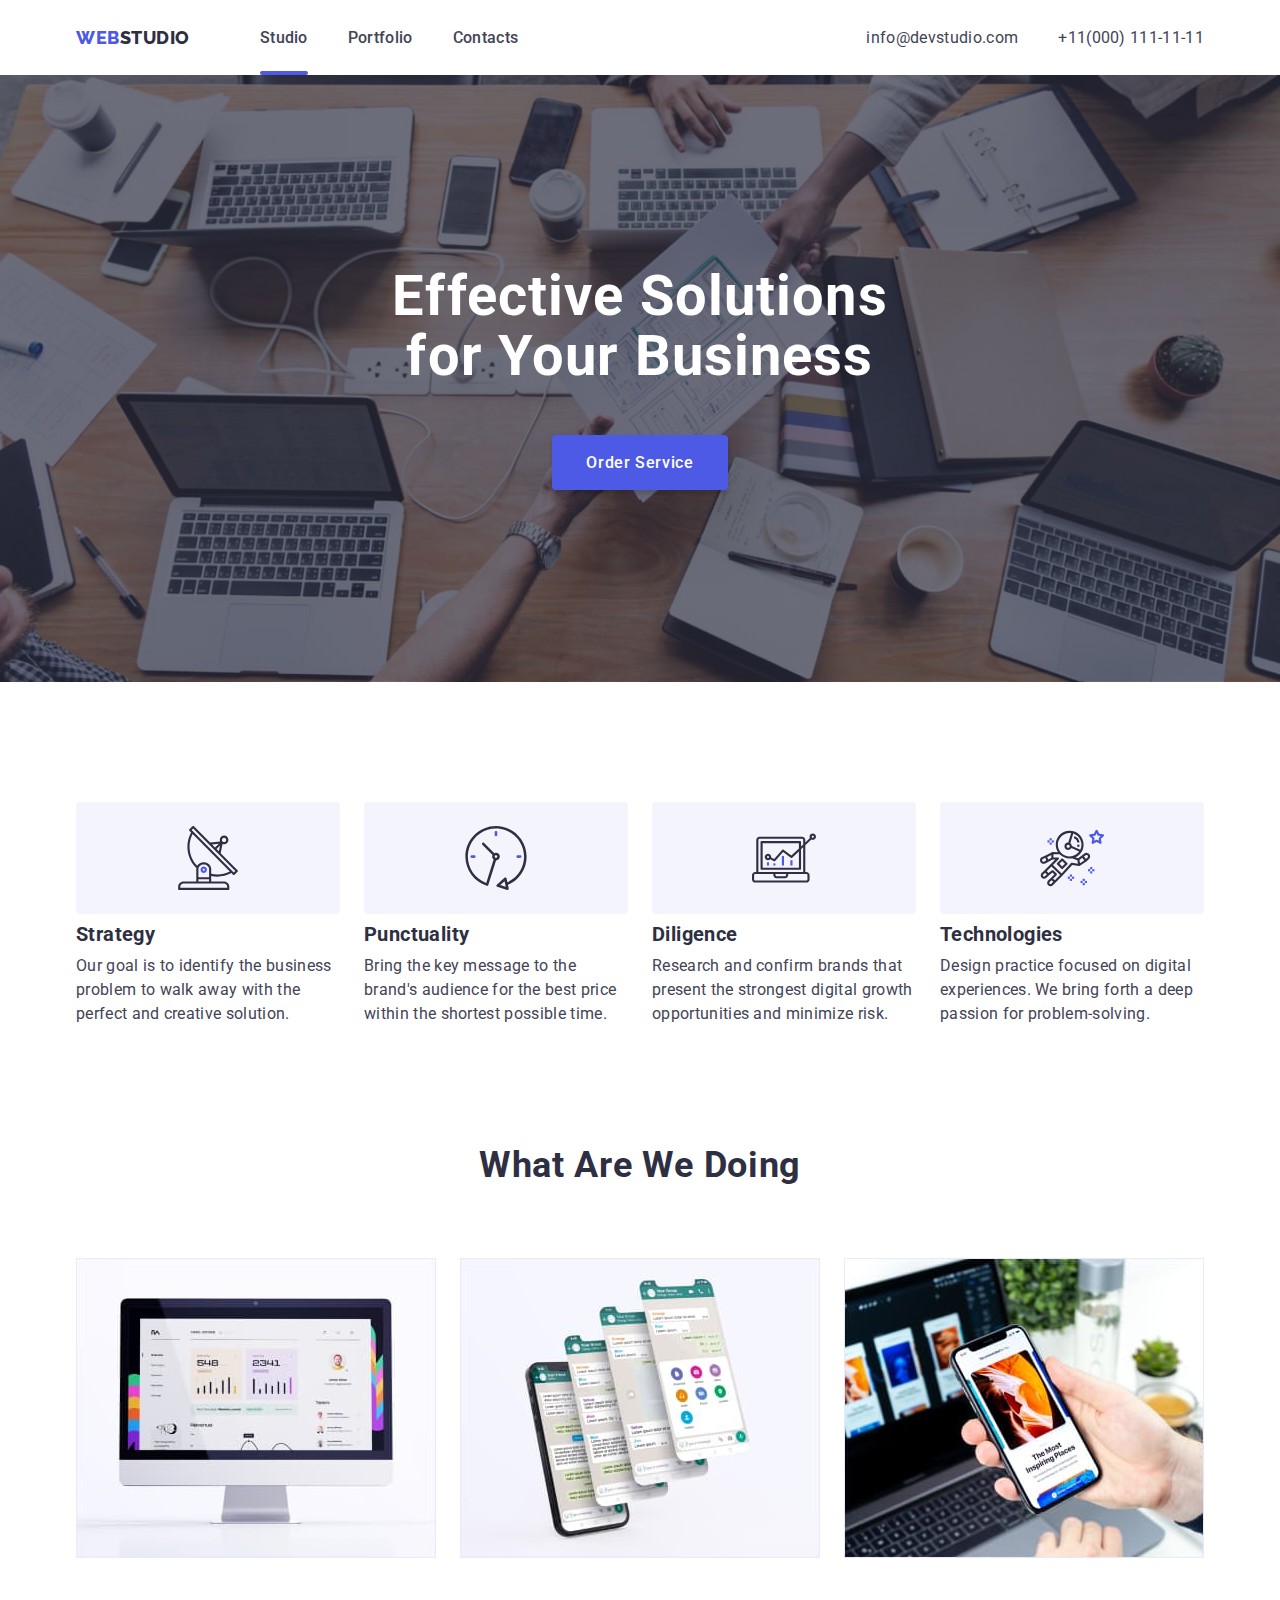
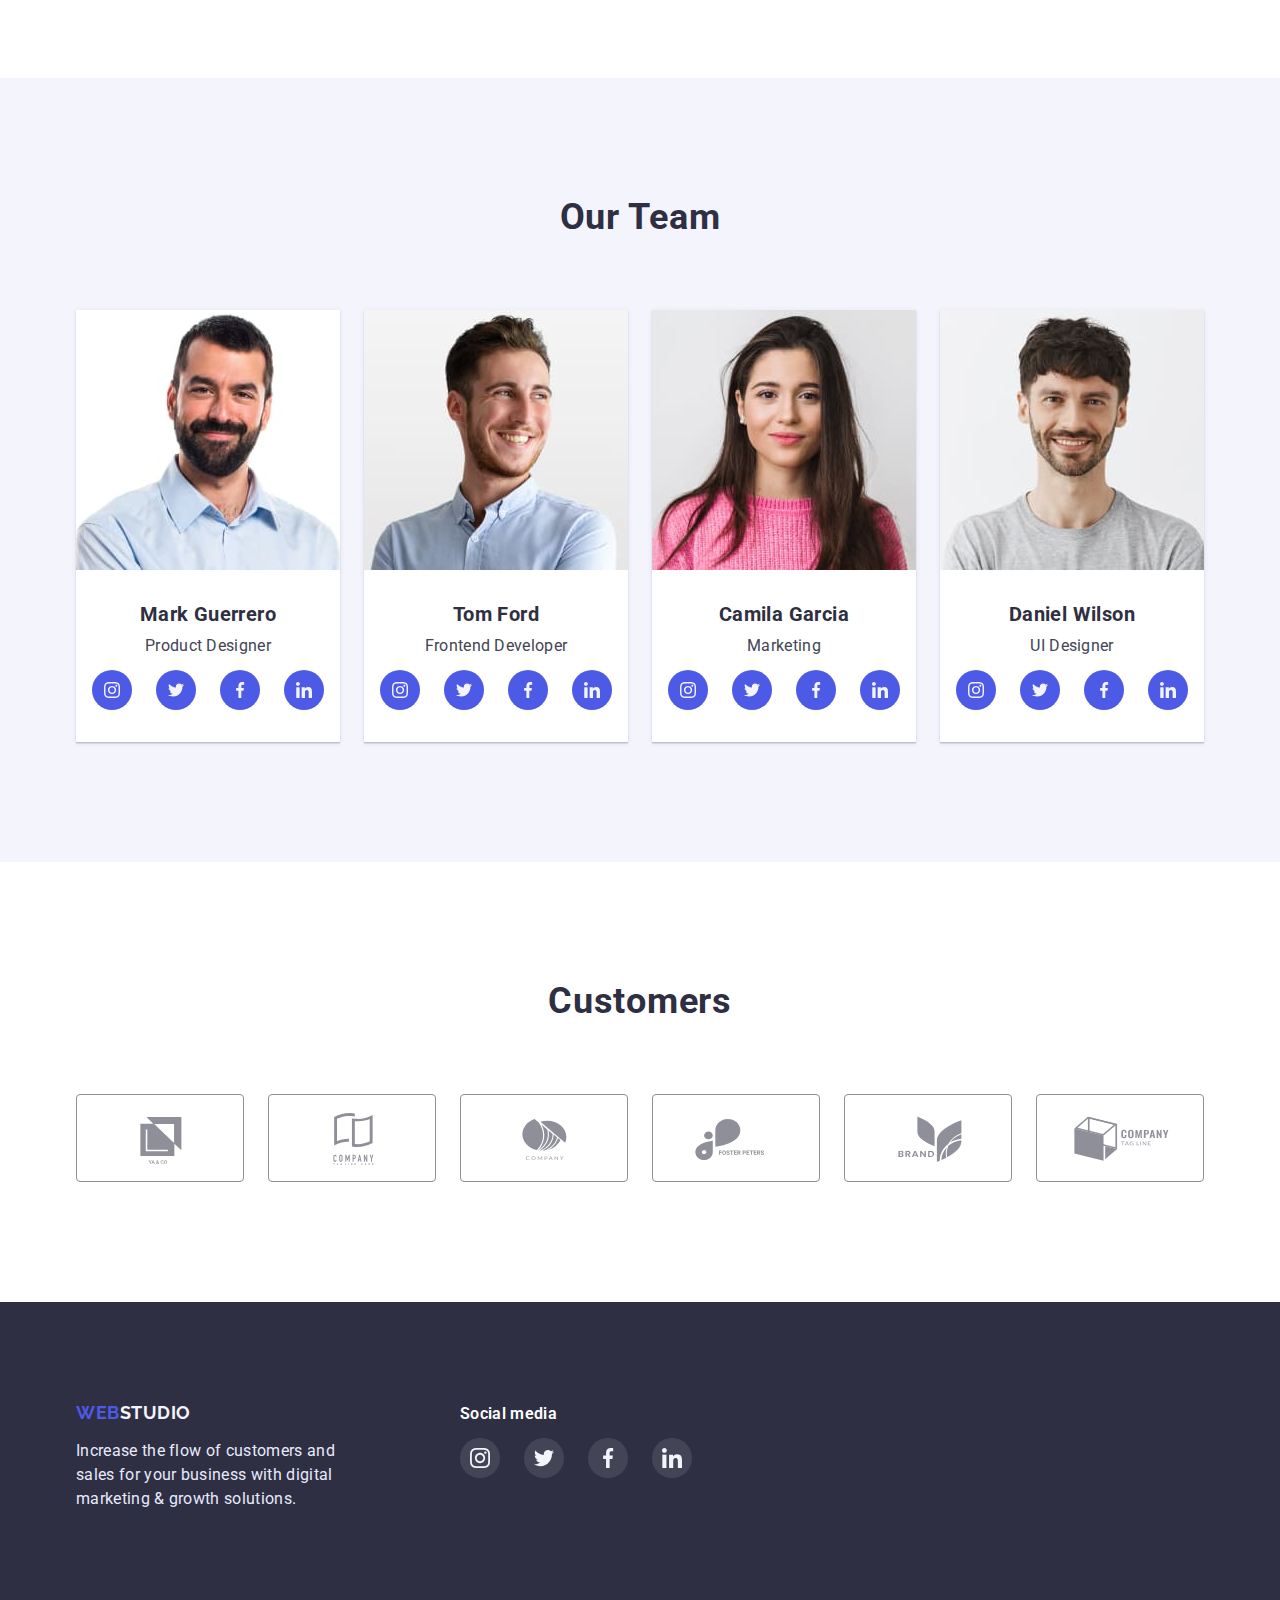
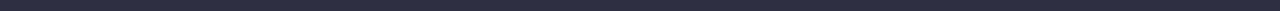
<file: index.html>
<!DOCTYPE html>
<html lang="en">
  <head>
    <meta charset="UTF-8" />
    <meta http-equiv="X-UA-Compatible" content="IE=edge" />
    <meta name="viewport" content="width=device-width, initial-scale=1.0" />
    <link rel="preconnect" href="https://fonts.googleapis.com" />
    <link rel="preconnect" href="https://fonts.gstatic.com" crossorigin />
    <link
      href="https://fonts.googleapis.com/css2?family=Raleway:wght@800&family=Roboto:wght@400;500;700;900&display=swap"
      rel="stylesheet"
    />
    <link
      rel="stylesheet"
      href="https://cdn.jsdelivr.net/npm/modern-normalize@1.1.0/modern-normalize.min.css"
    />
    <link rel="stylesheet" href="./css/styles.css" />
    <title>Студія</title>
  </head>
  <body>
    <!-- HEADER -->
    <header class="page-header">
      <div class="container page_header_container">
        <a href="./index.html" class="logo link"
          ><span class="logo__accent">Web</span>Studio</a
        >
        <nav>
          <ul class="list page_nav">
            <li class="menu_item link">
              <a class="link_current menu__link link" href="./index.html"
                >Studio</a
              >
            </li>
            <li class="menu_item link">
              <a class="menu__link link" href="./portfolio.html">Portfolio</a>
            </li>
            <li class="menu_item link">
              <a class="menu__link link" href="">Contacts</a>
            </li>
          </ul>
        </nav>
        <ul class="contacts list page_nav">
          <li class="mail">
            <a
              class="contacts-links__link link"
              href="mailto:info@devstudio.com"
              >info@devstudio.com</a
            >
          </li>
          <li>
            <a class="contacts-links__link link" href="tel:+11(000)111-11-11"
              >+11(000) 111-11-11</a
            >
          </li>
        </ul>
      </div>
    </header>
    <main>
      <!-- HERO -->
      <section class="hero">
        <div class="container">
          <h1 class="hero__heading">Effective Solutions for Your Business</h1>
          <button class="hero__button" type="button" data-modal-open>
            Order Service
          </button>
        </div>
      </section>
      <!-- ADVANTAGE -->
      <section class="advantage_section">
        <div class="container">
          <h2 class="visually-hidden">Advantage</h2>
          <ul class="list adv_dscr adventage_icon">
            <li class="adv_gap">
              <div class="adv_border_icon">
                <svg width="64" height="64">
                  <use href="./images/sprite.svg#icon-strategy"></use>
                </svg>
              </div>

              <h3 class="subtitle">Strategy</h3>
              <p class="description">
                Our goal is to identify the business problem to walk away with
                the perfect and creative solution.
              </p>
            </li>
            <li class="adv_gap">
              <div class="adv_border_icon">
                <svg width="64" height="64">
                  <use href="./images/sprite.svg#icon-punctuality"></use>
                </svg>
              </div>
              <h3 class="subtitle">Punctuality</h3>
              <p class="description">
                Bring the key message to the brand's audience for the best price
                within the shortest possible time.
              </p>
            </li>
            <li class="adv_gap">
              <div class="adv_border_icon">
                <svg width="64" height="64">
                  <use href="./images/sprite.svg#icon-diligense"></use>
                </svg>
              </div>
              <h3 class="subtitle">Diligence</h3>
              <p class="description">
                Research and confirm brands that present the strongest digital
                growth opportunities and minimize risk.
              </p>
            </li>
            <li class="adv_gap">
              <div class="adv_border_icon">
                <svg width="64" height="64">
                  <use href="./images/sprite.svg#icon-technology"></use>
                </svg>
              </div>
              <h3 class="subtitle">Technologies</h3>
              <p class="description">
                Design practice focused on digital experiences. We bring forth a
                deep passion for problem-solving.
              </p>
            </li>
          </ul>
        </div>
      </section>
      <!-- WHAT ARE WE DOING -->
      <section class="section">
        <div class="container">
          <h2 class="title what_title">What are we doing</h2>
          <ul class="list what_section">
            <li><img src="./images/1.jpg" alt="1" width="360" /></li>
            <li><img src="./images/2.jpg" alt="2" width="360" /></li>
            <li><img src="./images/3.jpg" alt="3" width="360" /></li>
          </ul>
        </div>
      </section>
      <!-- Our Team -->
      <section class="section team">
        <div class="container">
          <h2 class="title team_title">Our Team</h2>
          <ul class="list team_section">
            <li class="team_dscr">
              <img
                class="img_dscr"
                src="./images/4.jpg"
                alt="Mark Guerrero"
                width="264"
              />
              <div class="subtitle_dscr">
                <h3 class="subtitle">Mark Guerrero</h3>
                <p class="description">Product Designer</p>
                <ul class="social_list list">
                  <li class="social_list_item">
                    <a href="" class="social_link_list">
                      <svg class="social_link_icon" width="16" height="16">
                        <use href="./images/sprite.svg#icon-insta"></use>
                      </svg>
                    </a>
                  </li>
                  <li class="social_list_item">
                    <a href="" class="social_link_list">
                      <svg class="social_link_icon" width="16" height="16">
                        <use href="./images/sprite.svg#icon-twiter"></use>
                      </svg>
                    </a>
                  </li>
                  <li class="social_list_item">
                    <a href="" class="social_link_list">
                      <svg class="social_link_icon" width="16" height="16">
                        <use href="./images/sprite.svg#icon-facebook"></use>
                      </svg>
                    </a>
                  </li>
                  <li class="social_list_item">
                    <a href="" class="social_link_list">
                      <svg class="social_link_icon" width="16" height="16">
                        <use href="./images/sprite.svg#icon-linkedin"></use>
                      </svg>
                    </a>
                  </li>
                </ul>
              </div>
            </li>
            <li class="team_dscr">
              <img
                class="img_dscr"
                src="./images/5.jpg"
                alt="Tom Ford"
                width="264"
              />
              <div class="subtitle_dscr">
                <h3 class="subtitle">Tom Ford</h3>
                <p class="description">Frontend Developer</p>
                <ul class="social_list list">
                  <li class="social_list_item">
                    <a href="" class="social_link_list">
                      <svg class="social_link_icon" width="16" height="16">
                        <use href="./images/sprite.svg#icon-insta"></use>
                      </svg>
                    </a>
                  </li>
                  <li class="social_list_item">
                    <a href="" class="social_link_list">
                      <svg class="social_link_icon" width="16" height="16">
                        <use href="./images/sprite.svg#icon-twiter"></use>
                      </svg>
                    </a>
                  </li>
                  <li class="social_list_item">
                    <a href="" class="social_link_list">
                      <svg class="social_link_icon" width="16" height="16">
                        <use href="./images/sprite.svg#icon-facebook"></use>
                      </svg>
                    </a>
                  </li>
                  <li class="social_list_item">
                    <a href="" class="social_link_list">
                      <svg class="social_link_icon" width="16" height="16">
                        <use href="./images/sprite.svg#icon-linkedin"></use>
                      </svg>
                    </a>
                  </li>
                </ul>
              </div>
            </li>
            <li class="team_dscr">
              <img
                class="img_dscr"
                src="./images/6.jpg"
                alt="Camila Garcia"
                width="264"
              />
              <div class="subtitle_dscr">
                <h3 class="subtitle">Camila Garcia</h3>
                <p class="description">Marketing</p>
                <ul class="social_list list">
                  <li class="social_list_item">
                    <a href="" class="social_link_list">
                      <svg class="social_link_icon" width="16" height="16">
                        <use href="./images/sprite.svg#icon-insta"></use>
                      </svg>
                    </a>
                  </li>
                  <li class="social_list_item">
                    <a href="" class="social_link_list">
                      <svg class="social_link_icon" width="16" height="16">
                        <use href="./images/sprite.svg#icon-twiter"></use>
                      </svg>
                    </a>
                  </li>
                  <li class="social_list_item">
                    <a href="" class="social_link_list">
                      <svg class="social_link_icon" width="16" height="16">
                        <use href="./images/sprite.svg#icon-facebook"></use>
                      </svg>
                    </a>
                  </li>
                  <li class="social_list_item">
                    <a href="" class="social_link_list">
                      <svg class="social_link_icon" width="16" height="16">
                        <use href="./images/sprite.svg#icon-linkedin"></use>
                      </svg>
                    </a>
                  </li>
                </ul>
              </div>
            </li>
            <li class="team_dscr">
              <img
                class="img_dscr"
                src="./images/7.jpg"
                alt="Daniel Wilson"
                width="264"
              />
              <div class="subtitle_dscr">
                <h3 class="subtitle">Daniel Wilson</h3>
                <p class="description">UI Designer</p>
                <ul class="social_list list">
                  <li class="social_list_item">
                    <a href="" class="social_link_list">
                      <svg class="social_link_icon" width="16" height="16">
                        <use href="./images/sprite.svg#icon-insta"></use>
                      </svg>
                    </a>
                  </li>
                  <li class="social_list_item">
                    <a href="" class="social_link_list">
                      <svg class="social_link_icon" width="16" height="16">
                        <use href="./images/sprite.svg#icon-twiter"></use>
                      </svg>
                    </a>
                  </li>
                  <li class="social_list_item">
                    <a href="" class="social_link_list">
                      <svg class="social_link_icon" width="16" height="16">
                        <use href="./images/sprite.svg#icon-facebook"></use>
                      </svg>
                    </a>
                  </li>
                  <li class="social_list_item">
                    <a href="" class="social_link_list">
                      <svg class="social_link_icon" width="16" height="16">
                        <use href="./images/sprite.svg#icon-linkedin"></use>
                      </svg>
                    </a>
                  </li>
                </ul>
              </div>
            </li>
          </ul>
        </div>
      </section>
      <!-- Customers -->
      <section class="section">
        <div class="container">
          <h2 class="title">Customers</h2>
          <ul class="customers_icon list">
            <li class="cust_icon_border">
              <a href="" class="cust_logo customers_border">
                <svg class="cust_fill" width="104" height="56">
                  <use href="./images/sprite.svg#icon-cust-one"></use>
                </svg>
              </a>
            </li>
            <li class="cust_icon_border">
              <a href="" class="cust_logo customers_border">
                <svg class="cust_fill" width="104" height="56">
                  <use href="./images/sprite.svg#icon-cust-two"></use>
                </svg>
              </a>
            </li>
            <li class="cust_icon_border">
              <a href="" class="cust_logo customers_border">
                <svg class="cust_fill" width="104" height="56">
                  <use href="./images/sprite.svg#icon-cust-three"></use>
                </svg>
              </a>
            </li>
            <li class="cust_icon_border">
              <a href="" class="cust_logo customers_border">
                <svg class="cust_fill" width="104" height="56">
                  <use href="./images/sprite.svg#icon-cust-four"></use>
                </svg>
              </a>
            </li>
            <li class="cust_icon_border">
              <a href="" class="cust_logo customers_border">
                <svg class="cust_fill" width="104" height="56">
                  <use href="./images/sprite.svg#icon-cust-five"></use>
                </svg>
              </a>
            </li>
            <li class="cust_icon_border">
              <a href="" class="cust_logo customers_border">
                <svg class="cust_fill" width="104" height="56">
                  <use href="./images/sprite.svg#icon-cust-six"></use>
                </svg>
              </a>
            </li>
          </ul>
        </div>
      </section>
    </main>
    <!-- FOOTER -->
    <footer class="footer section_footer">
      <section>
        <div class="footer_for container">
          <div>
            <a href="./index.html" class="logo_footer link"
              ><span class="logo__accent__footer">Web</span>Studio</a
            >
            <p class="description_footer">
              Increase the flow of customers and sales for your business with
              digital marketing & growth solutions.
            </p>
          </div>

          <div class="social_media">
            <h2 class="title_social">Social media</h2>
            <ul class="social_list list">
              <li class="social_list_item">
                <a href="" class="footer_social_link">
                  <svg class="social_link_icon" width="20" height="20">
                    <use href="./images/sprite.svg#icon-insta"></use>
                  </svg>
                </a>
              </li>
              <li class="social_list_item">
                <a href="" class="footer_social_link">
                  <svg class="social_link_icon" width="20" height="20">
                    <use href="./images/sprite.svg#icon-twiter"></use>
                  </svg>
                </a>
              </li>
              <li class="social_list_item">
                <a href="" class="footer_social_link">
                  <svg class="social_link_icon" width="20" height="20">
                    <use href="./images/sprite.svg#icon-facebook"></use>
                  </svg>
                </a>
              </li>
              <li class="social_list_item">
                <a href="" class="footer_social_link">
                  <svg class="social_link_icon" width="20" height="20">
                    <use href="./images/sprite.svg#icon-linkedin"></use>
                  </svg>
                </a>
              </li>
            </ul>
          </div>
        </div>
      </section>
    </footer>
    <!-- (Modal window) -->
    <div class="backdrop is-hidden" data-modal>
      <div class="modal">
        <button type="button" class="modal_close_btn" data-modal-close>
          <svg class="modal_close_icon" width="8" height="8">
            <use href="./images/sprite.svg#icon-close"></use>
          </svg>
        </button>
      </div>
    </div>

    <script src="./js/modal.js"></script>
  </body>
</html>
</file>
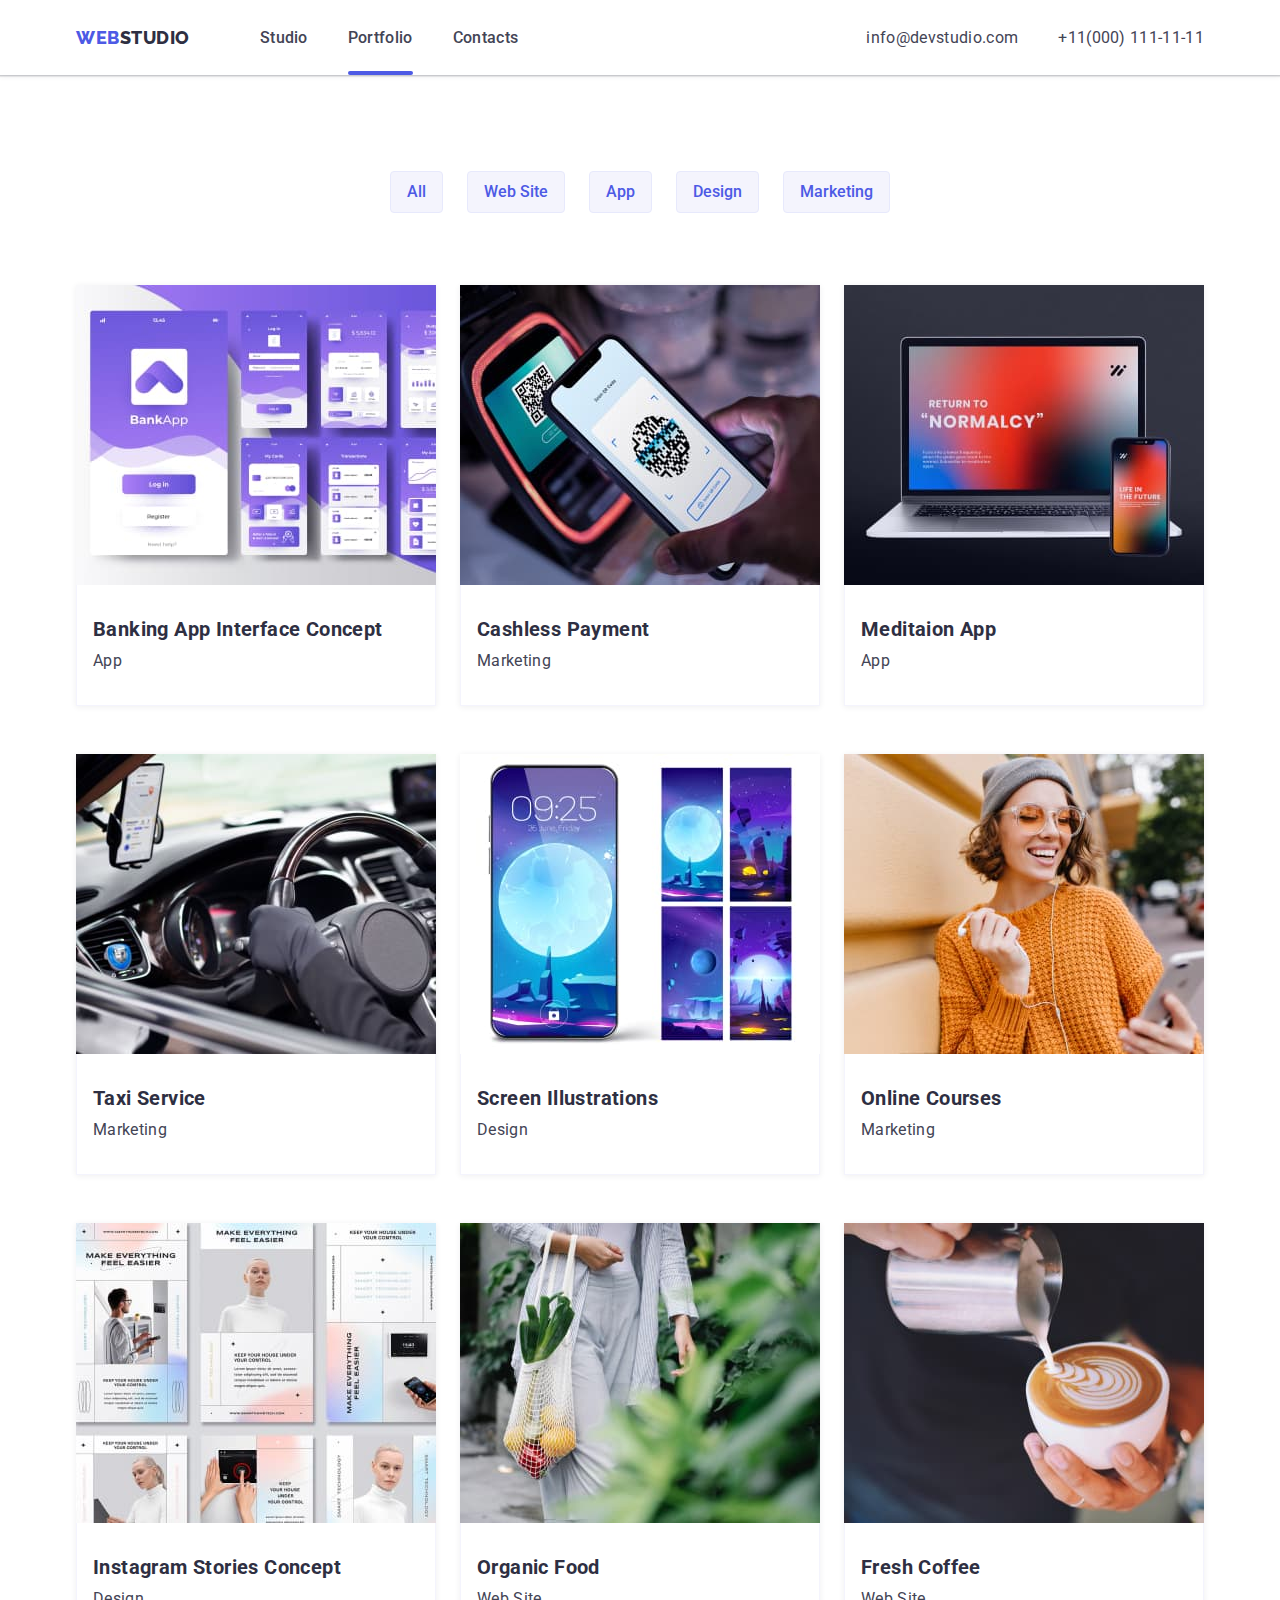
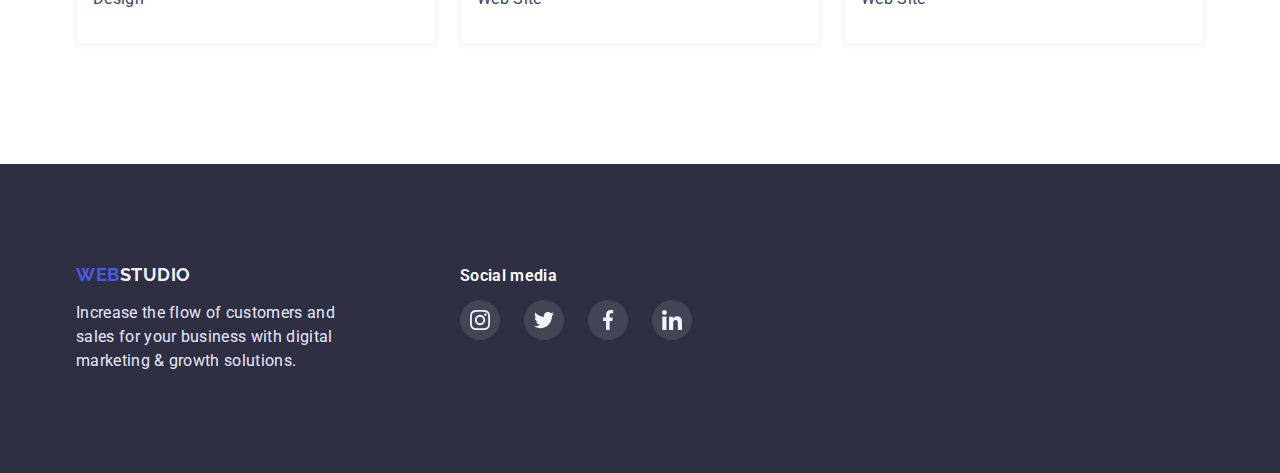
<file: portfolio.html>
<!DOCTYPE html>
<html lang="en">
  <head>
    <meta charset="UTF-8" />
    <meta http-equiv="X-UA-Compatible" content="IE=edge" />
    <meta name="viewport" content="width=device-width, initial-scale=1.0" />
    <link rel="preconnect" href="https://fonts.googleapis.com" />
    <link rel="preconnect" href="https://fonts.gstatic.com" crossorigin />
    <link
      href="https://fonts.googleapis.com/css2?family=Raleway:wght@800&family=Roboto:wght@400;500;700;900&display=swap"
      rel="stylesheet"
    />
    <link
      rel="stylesheet"
      href="https://cdn.jsdelivr.net/npm/modern-normalize@1.1.0/modern-normalize.min.css"
    />
    <link rel="stylesheet" href="./css/styles.css" />
    <title>Портфоліо</title>
  </head>
  <body>
    <header class="page-header">
      <div class="container page_header_container">
        <a href="./index.html" class="logo link"
          ><span class="logo__accent">Web</span>Studio</a
        >
        <nav>
          <ul class="page_nav list">
            <li class="menu_item link">
              <a class="menu__link link" href="./index.html">Studio</a>
            </li>
            <li class="menu_item link">
              <a class="link_current menu__link link" href="./portfolio.html"
                >Portfolio</a
              >
            </li>
            <li class="menu_item link">
              <a class="menu__link link" href="">Contacts</a>
            </li>
          </ul>
        </nav>
        <ul class="contacts list page_nav">
          <li class="mail">
            <a
              class="contacts-links__link link"
              href="mailto:info@devstudio.com"
              >info@devstudio.com</a
            >
          </li>
          <li>
            <a class="contacts-links__link link" href="tel:+11(000)111-11-11"
              >+11(000) 111-11-11</a
            >
          </li>
        </ul>
      </div>
    </header>
    <main>
      <section class="portfolio portfolio_section">
        <div class="container">
          <h1 class="visually-hidden">Filtr</h1>
          <ul class="filtr_portfolio">
            <li class="list">
              <button type="button" class="button">All</button>
            </li>
            <li class="list">
              <button type="button" class="button">Web Site</button>
            </li>
            <li class="list">
              <button type="button" class="button">App</button>
            </li>
            <li class="list">
              <button type="button" class="button">Design</button>
            </li>
            <li class="list">
              <button type="button" class="button">Marketing</button>
            </li>
          </ul>
          <h2 class="visually-hidden">Elements</h2>
          <ul class="list elements">
            <li class="team_list_item">
              <a class="porfolio_title link portfolio_link" href="">
                <div class="position_overlay">
                  <img
                    src="./images/8.jpg"
                    alt="Banking App Interface Concept"
                    width="360"
                  />
                  <p class="overlay overlay_dscr">
                    14 Stylish and User-Friendly App Design Concepts · Task
                    Manager App · Calorie Tracker App · Exotic Fruit Ecommerce
                    App · Cloud Storage App
                  </p>
                </div>

                <div class="portfolio_dscr">
                  <h3 class="subtitle">Banking App Interface Concept</h3>
                  <p class="description">App</p>
                </div>
              </a>
            </li>
            <li>
              <a class="porfolio_title link portfolio_link" href="">
                <div class="position_overlay">
                  <img
                    src="./images/9.jpg"
                    alt="Cashless Payment"
                    width="360"
                  />
                  <p class="overlay overlay_dscr">
                    14 Stylish and User-Friendly App Design Concepts · Task
                    Manager App · Calorie Tracker App · Exotic Fruit Ecommerce
                    App · Cloud Storage App
                  </p>
                </div>
                <div class="portfolio_dscr">
                  <h3 class="subtitle">Cashless Payment</h3>
                  <p class="description">Marketing</p>
                </div>
              </a>
            </li>
            <li>
              <a class="porfolio_title link portfolio_link" href="">
                <div class="position_overlay">
                  <img src="./images/10.jpg" alt="Meditaion App" width="360" />
                  <p class="overlay overlay_dscr">
                    14 Stylish and User-Friendly App Design Concepts · Task
                    Manager App · Calorie Tracker App · Exotic Fruit Ecommerce
                    App · Cloud Storage App
                  </p>
                </div>
                <div class="portfolio_dscr">
                  <h3 class="subtitle">Meditaion App</h3>
                  <p class="description">App</p>
                </div>
              </a>
            </li>
            <li>
              <a class="porfolio_title link portfolio_link" href="">
                <div class="position_overlay">
                  <img src="./images/11.jpg" alt="Taxi Service" width="360" />
                  <p class="overlay overlay_dscr">
                    14 Stylish and User-Friendly App Design Concepts · Task
                    Manager App · Calorie Tracker App · Exotic Fruit Ecommerce
                    App · Cloud Storage App
                  </p>
                </div>

                <div class="portfolio_dscr">
                  <h3 class="subtitle">Taxi Service</h3>
                  <p class="description">Marketing</p>
                </div>
              </a>
            </li>
            <li>
              <a class="porfolio_title link portfolio_link" href="">
                <div class="position_overlay">
                  <img
                    src="./images/12.jpg"
                    alt="Screen Illustrations"
                    width="360"
                  />
                  <p class="overlay overlay_dscr">
                    14 Stylish and User-Friendly App Design Concepts · Task
                    Manager App · Calorie Tracker App · Exotic Fruit Ecommerce
                    App · Cloud Storage App
                  </p>
                </div>

                <div class="portfolio_dscr">
                  <h3 class="subtitle">Screen Illustrations</h3>
                  <p class="description">Design</p>
                </div>
              </a>
            </li>
            <li>
              <a class="porfolio_title link portfolio_link" href="">
                <div class="position_overlay">
                  <img src="./images/13.jpg" alt="Online Courses" width="360" />
                  <p class="overlay overlay_dscr">
                    14 Stylish and User-Friendly App Design Concepts · Task
                    Manager App · Calorie Tracker App · Exotic Fruit Ecommerce
                    App · Cloud Storage App
                  </p>
                </div>

                <div class="portfolio_dscr">
                  <h3 class="subtitle">Online Courses</h3>
                  <p class="description">Marketing</p>
                </div>
              </a>
            </li>
            <li>
              <a class="porfolio_title link portfolio_link" href="">
                <div class="position_overlay">
                  <img
                    src="./images/14.jpg"
                    alt="Instagram Stories Concept"
                    width="360"
                  />
                  <p class="overlay overlay_dscr">
                    14 Stylish and User-Friendly App Design Concepts · Task
                    Manager App · Calorie Tracker App · Exotic Fruit Ecommerce
                    App · Cloud Storage App
                  </p>
                </div>

                <div class="portfolio_dscr">
                  <h3 class="subtitle">Instagram Stories Concept</h3>
                  <p class="description">Design</p>
                </div>
              </a>
            </li>
            <li>
              <a class="porfolio_title link portfolio_link" href="">
                <div class="position_overlay">
                  <img src="./images/15.jpg" alt="Organic Food" width="360" />
                  <p class="overlay overlay_dscr">
                    14 Stylish and User-Friendly App Design Concepts · Task
                    Manager App · Calorie Tracker App · Exotic Fruit Ecommerce
                    App · Cloud Storage App
                  </p>
                </div>

                <div class="portfolio_dscr">
                  <h3 class="subtitle">Organic Food</h3>
                  <p class="description">Web Site</p>
                </div>
              </a>
            </li>
            <li>
              <a class="porfolio_title link portfolio_link" href="">
                <div class="position_overlay">
                  <img src="./images/16.jpg" alt="Fresh Coffee" width="360" />
                  <p class="overlay overlay_dscr">
                    14 Stylish and User-Friendly App Design Concepts · Task
                    Manager App · Calorie Tracker App · Exotic Fruit Ecommerce
                    App · Cloud Storage App
                  </p>
                </div>

                <div class="portfolio_dscr">
                  <h3 class="subtitle">Fresh Coffee</h3>
                  <p class="description">Web Site</p>
                </div>
              </a>
            </li>
          </ul>
        </div>
      </section>
    </main>
    <footer class="footer section_footer">
      <section>
        <div class="footer_for container">
          <div>
            <a href="./index.html" class="logo_footer link"
              ><span class="logo__accent__footer">Web</span>Studio</a
            >
            <p class="description_footer">
              Increase the flow of customers and sales for your business with
              digital marketing & growth solutions.
            </p>
          </div>

          <div class="social_media">
            <h2 class="title_social">Social media</h2>
            <ul class="social_list list">
              <li class="social_list_item">
                <a href="" class="footer_social_link">
                  <svg class="social_link_icon" width="20" height="20">
                    <use href="./images/sprite.svg#icon-insta"></use>
                  </svg>
                </a>
              </li>
              <li class="social_list_item">
                <a href="" class="footer_social_link">
                  <svg class="social_link_icon" width="20" height="20">
                    <use href="./images/sprite.svg#icon-twiter"></use>
                  </svg>
                </a>
              </li>
              <li class="social_list_item">
                <a href="" class="footer_social_link">
                  <svg class="social_link_icon" width="20" height="20">
                    <use href="./images/sprite.svg#icon-facebook"></use>
                  </svg>
                </a>
              </li>
              <li class="social_list_item">
                <a href="" class="footer_social_link">
                  <svg class="social_link_icon" width="20" height="20">
                    <use href="./images/sprite.svg#icon-linkedin"></use>
                  </svg>
                </a>
              </li>
            </ul>
          </div>
        </div>
      </section>
    </footer>
  </body>
</html>
</file>
<file: css/styles.css>
:root {
  --page_header_bgr: #ffffff;
  --body_color: #2e2f42;
  --body_bgr: #ffffff;
  --logo_head_color: #2e2f42;
  --logo__accent: #4d5ae5;
  --menu_item_color: #2e2f42;
  --contacts-links__link_color: #434455;
  --hero_bgr_color: #2e2f42;
  --hero__heading__color: #ffffff;
  --hero__button_color: #ffffff;
  --hero__button_bgr: #4d5ae5;
  --title_color: #2e2f42;
  --team_bgr: #f4f4fd;
  --team_dscr: #ffffff;
  --description_color: #434455;
  --logo_footer_color: #f4f4fd;
  --menu__link_color: #434455;
  --footer_bgr: #2e2f42;
  --portfolio_bgr: #ffffff;
  --button_potrfolio_color: #4d5ae5;
  --button_portfolio_bgr: #f4f4fd;
  --description_footer_color: #e7e9fc;
  --title_color_footer: #ffffff;
  --modal_bgr: #fcfcfc;
  --transition_dur_funk: 250ms cubic-bezier(0.4, 0, 0.2, 1);
}
h1,
h2,
h3,
p {
  margin-top: 0;
  margin-bottom: 0;
}
ul {
  margin-top: 0;
  margin-bottom: 0;
  padding-left: 0;
}
img {
  display: block;
}
.list {
  list-style: none;
}
.link {
  text-decoration: none;
}
button {
  cursor: pointer;
}
body {
  font-family: "Roboto", sans-serif;
  color: var(--body_color);
  background-color: var(--body_bgr);
}
.container {
  width: 1158px;
  margin-left: auto;
  margin-right: auto;
  padding-left: 15px;
  padding-right: 15px;
}
.section {
  padding-top: 120px;
  padding-bottom: 120px;
}
/* -----<Header------- */
.page_header_container {
  display: flex;
  align-items: center;
  padding-top: 24px;
  padding-bottom: 24px;
}
.page_nav {
  display: flex;
  align-items: center;
}

.page-header {
  background-color: var(--page_header_bgr);
  box-shadow: 0px 2px 1px rgba(46, 47, 66, 0.08),
    0px 1px 1px rgba(46, 47, 66, 0.16), 0px 1px 6px rgba(46, 47, 66, 0.08);
}

.link_current::after {
  position: absolute;
  display: block;
  left: 0;
  bottom: -28px;
  content: "";
  height: 4px;
  width: 100%;
  border-radius: 2px;
  background-color: #4d5ae5;
}

/* ---Logo--- */
.logo {
  font-family: "Raleway", sans-serif;
  font-weight: 800;
  font-size: 18px;
  line-height: 1.5;
  letter-spacing: 0.03em;
  text-transform: uppercase;
  color: var(--logo_head_color);
  margin-right: 70px;
}
.logo__accent {
  color: var(--logo__accent);
}
.menu_item {
  font-weight: 500;
  font-size: 16px;
  line-height: 1.5;
  letter-spacing: 0.02em;
  color: var(--menu_item_color);
}
.menu_item:not(:last-child) {
  margin-right: 40px;
}
.menu__link {
  position: relative;
  font-weight: 500;
  font-size: 16px;
  line-height: 1.5;
  letter-spacing: 0.02em;
  color: var(--menu__link_color);
}
.menu__link:hover,
.menu__link:focus {
  color: #4d5ae5;
}
/* -------CONTAKTS---------- */
.contacts {
  margin-left: auto;
}
.mail {
  margin-right: 40px;
}
.contacts-links__link {
  font-weight: 400;
  font-size: 16px;
  line-height: 1.5;
  letter-spacing: 0.02em;
  color: var(--contacts-links__link_color);
  transition: color var(--transition_dur_funk);
}
.contacts-links__link:hover,
.contacts-links__link:focus {
  color: #4d5ae5;
}

/* ----HERO----- */
.hero {
  /* background-color: var(--hero_bgr_color); */
  padding-top: 192px;
  padding-bottom: 192px;
  text-align: center;
  max-width: 1440px;
  background-image: linear-gradient(
      rgba(46, 47, 66, 0.7),
      rgba(46, 47, 66, 0.7)
    ),
    url(../images/bg-hero.jpg);
  background-size: 1440px, cover;
  background-position: center;
  margin: 0 auto;
}
.hero__heading {
  font-weight: 700;
  font-size: 56px;
  line-height: 1.07;
  letter-spacing: 0.02em;
  color: var(--hero__heading__color);
  width: 496px;
  margin: 0 auto 48px auto;
}

.hero__button {
  font-family: "Roboto", sans-serif;
  font-weight: 500;
  font-size: 16px;
  line-height: 1.19;
  letter-spacing: 0.04em;
  cursor: pointer;
  background-color: var(--hero__button_bgr);
  box-shadow: 0px 4px 4px rgba(0, 0, 0, 0.15);
  color: var(--hero__button_color);
  border-radius: 4px;
  border-color: transparent;
  padding-top: 16px;
  padding-bottom: 16px;
  padding-left: 32px;
  padding-right: 32px;
  transition: background-color var(--transition_dur_funk),
    box-shadow var(--transition_dur_funk);
}
.hero__button:active {
  color: #ffffff;
  background-color: #404bbf;
  box-shadow: 0px 4px 4px rgba(0, 0, 0, 0.15);
}
.hero__button:hover,
.hero__button:focus {
  background-color: #4d5ae5;
  box-shadow: 0px 1px 6px rgba(46, 47, 66, 0.08),
    0px 1px 1px rgba(46, 47, 66, 0.16), 0px 2px 1px rgba(46, 47, 66, 0.08);
}

/* --ADVANTAGE-- */
.visually-hidden {
  position: absolute;
  white-space: nowrap;
  width: 1px;
  height: 1px;
  overflow: hidden;
  border: 0;
  padding: 0;
  clip: rect(0 0 0 0);
  clip-path: inset(50%);
  margin: -1px;
}
.adv_dscr {
  display: flex;
  align-items: center;
  gap: 24px;
}
.adv_gap {
  flex-basis: calc((100% - 72px) / 4);
}
.advantage_section {
  padding-top: 120px;
}
.adventage_icon {
  display: flex;
  align-items: center;
  justify-content: space-between;
}
.adv_border_icon {
  display: flex;
  align-items: center;
  justify-content: center;
  background-color: #f4f4fd;
  height: 112px;
  width: 264px;
  border-radius: 4px;
  margin-bottom: 8px;
}

/* ---------Our Team------- */
.team {
  background-color: var(--team_bgr);
}
.team_dscr {
  background-color: var(--team_dscr);
  box-shadow: 0px 1px 6px rgba(46, 47, 66, 0.08),
    0px 1px 1px rgba(46, 47, 66, 0.16), 0px 2px 1px rgba(46, 47, 66, 0.08);
}
.subtitle {
  font-weight: 700;
  font-size: 20px;
  line-height: 1.2;
  letter-spacing: 0.02em;
  color: var(--title_color);
}
.description {
  font-weight: 400;
  font-size: 16px;
  line-height: 1.5;
  letter-spacing: 0.02em;
  color: var(--description_color);
  margin-top: 8px;
}
/* ------WHAT ARE WE DOING------- */
.what_section {
  display: flex;
  justify-content: space-between;
}
.what_title {
  margin-bottom: 72px;
}
.team_section {
  display: flex;
  justify-content: space-between;
}
.team_title {
  margin-bottom: 72px;
}
.title {
  font-weight: 700;
  font-size: 36px;
  line-height: 1.11;
  letter-spacing: 0.02em;
  text-transform: capitalize;
  color: var(--title_color);
  text-align: center;
}
.subtitle_dscr {
  text-align: center;
  padding-top: 32px;
  padding-bottom: 32px;
}

/* ------------OUR TEAM ---------------*/
.social_list {
  display: flex;
  align-items: center;
  justify-content: center;
  margin-top: 12px;
}

.social_link_list {
  display: flex;
  justify-content: center;
  align-items: center;
  background-color: #4d5ae5;
  width: 40px;
  height: 40px;
  border-radius: 50%;
  fill: #f4f4fd;
  transition: background-color var(--transition_dur_funk),
    fill var(--transition_dur_funk);
}
.social_link_list:hover,
.social_link_list:focus {
  background-color: #31d0aa;
  fill: #4d5ae5;
}
.social_list_item:not(:last-child) {
  margin-right: 24px;
}
/* .social_link_icon {
  fill: #f4f4fd;
} */
/* .social_link_icon:hover,
.social_link_icon:focus {
  fill: #4d5ae5;
} */

/* ---------CUSTOMERS----------- */
.customers_icon {
  display: flex;
  align-items: center;
  justify-content: space-between;
  margin-top: 72px;
  gap: 24px;
  fill: currentColor;
}
.customers_border {
  display: flex;
  justify-content: center;
  align-items: center;
  /* width: 168px; */
  height: 88px;
  color: #8e8f99;
  border: 1px solid #8e8f99;
  border-radius: 4px;
  transition: color var(--transition_dur_funk);
}
.cust_icon_border {
  flex-basis: calc((100% - 72px) / 6);
  /* width: 168px; */
}
.cust_fill {
  fill: currentColor;
}
.cust_logo {
  color: #8e8f99;
  transition: color var(--transition_dur_funk),
    border-color var(--transition_dur_funk);
}
.cust_logo:hover,
.cust_logo:focus {
  color: #4d5ae5;
}

.customers_border:hover,
.customers_border:focus {
  color: #4d5ae5;
  border: 1px solid #4d5ae5;
  border-radius: 4px;
}

/* ----FOOTER--- */
.logo_footer {
  font-family: "Raleway", sans-serif;
  font-weight: 700;
  font-size: 18px;
  line-height: 1.17;
  letter-spacing: 0.03em;
  text-transform: uppercase;
  color: var(--logo_footer_color);
}
.logo__accent__footer {
  color: #4d5ae5;
}
.footer {
  background-color: var(--footer_bgr);
}
.section_footer {
  padding-top: 100px;
  padding-bottom: 100px;
}
.description_footer {
  font-weight: 400;
  font-size: 16px;
  line-height: 1.5;
  letter-spacing: 0.02em;
  color: var(--description_footer_color);
  width: 264px;
  margin-top: 16px;
}
.title_social {
  font-weight: 600;
  font-size: 16px;
  line-height: 24px;
  letter-spacing: 0.02em;
  color: var(--title_color_footer);
  /* text-align: center; */
}
.social_media {
  margin-left: 120px;
}
.footer_for {
  display: flex;
  align-items: baseline;
}
.footer_social_link {
  display: flex;
  justify-content: center;
  align-items: center;
  width: 40px;
  height: 40px;
  border-radius: 50%;
  background-color: rgba(255, 255, 255, 0.1);
  fill: #f4f4fd;
  transition: background-color var(--transition_dur_funk);
}
.footer_social_link:hover,
.footer_social_link:focus {
  background-color: #31d0aa;
}

/* -----PORTFOLIO------ */

/* .portfolio {
  background-color: var(--portfolio_bgr);
} */

.button {
  font-family: "Roboto", sans-serif;
  font-weight: 500;
  font-size: 16px;
  line-height: 1.5;
  padding: 8px 16px;
  color: var(--button_potrfolio_color);
  background-color: var(--button_portfolio_bgr);
  border: 1px solid #e7e9fc;
  border-radius: 4px;
  transition: border-color var(--transition_dur_funk),
    color var(--transition_dur_funk),
    background-color var(--transition_dur_funk),
    box-shadow var(--transition_dur_funk);
  cursor: pointer;
}
.button:hover,
.button:focus {
  border: 1px solid #e7e9fc;
  border-color: transparent;
}
.button:hover,
.button:focus {
  color: #ffffff;
  background-color: #4d5ae5;
  box-shadow: 0px 3px 1px rgba(0, 0, 0, 0.1), 0px 2px 1px rgba(0, 0, 0, 0.08),
    0px 2px 2px rgba(0, 0, 0, 0.12);
}
.button:active {
  color: #ffffff;
  background-color: #4d5ae5;
  box-shadow: 0px 3px 1px rgba(0, 0, 0, 0.1), 0px 2px 1px rgba(0, 0, 0, 0.08),
    0px 2px 2px rgba(0, 0, 0, 0.12);
}
.portfolio_section {
  padding-top: 96px;
  padding-bottom: 120px;
}
.filtr_portfolio {
  display: flex;
  align-items: center;
  justify-content: center;
  column-gap: 24px;
}
.elements {
  display: flex;
  flex-wrap: wrap;
  column-gap: 24px;
  row-gap: 48px;
  margin-top: 72px;
}
.porfolio_title {
  font-weight: 700;
  font-size: 36px;
  line-height: 1.11;
  letter-spacing: 0.02em;
  text-transform: capitalize;
  color: var(--title_color);
}
.portfolio_dscr {
  text-align: start;
  padding-top: 32px;
  padding-bottom: 32px;
  padding-left: 16px;
  border: 0.5px solid #f4f4fd;
  border-top: none;
}
.portfolio_link {
  display: block;
  box-shadow: 0px 1px 6px rgba(46, 47, 66, 0.08);
  transition: box-shadow var(--transition_dur_funk);
}

.portfolio_link:hover,
.portfolio_link:focus {
  box-shadow: 0px 1px 6px rgba(46, 47, 66, 0.08),
    0px 1px 1px rgba(46, 47, 66, 0.16), 0px 2px 1px rgba(46, 47, 66, 0.08);
}
.position_overlay {
  position: relative;
  overflow: hidden;
}
/* --------OverLay--------- */
.overlay {
  position: absolute;
  top: 0;
  left: 0;
  width: 100%;
  height: 100%;
  transform: translateY(100%);
  transition: transform var(--transition_dur_funk),
    opacity var(--transition_dur_funk);
  background-color: #4d5ae5;
  opacity: 0;
  background-blend-mode: soft-light;
  mix-blend-mode: normal;
}
.overlay_dscr {
  padding-top: 40px;
  padding-left: 32px;
  padding-right: 32px;
  font-family: "Roboto";
  font-style: normal;
  font-weight: 400;
  font-size: 16px;
  line-height: 24px;
  letter-spacing: 0.02em;
  color: #f4f4fd;
}

.portfolio_link:hover .overlay,
.portfolio_link:focus .overlay {
  transform: translateY(0);
  opacity: 1;
}

/* -----------Modal window----------- */
.backdrop {
  position: fixed;
  z-index: 10;
  top: 0;
  left: 0;
  width: 100%;
  height: 100%;
  background-color: rgba(46, 47, 66, 0.4);
  transition: opacity var(--transition_dur_funk),
    visibility var(--transition_dur_funk);
}
.modal {
  position: absolute;
  top: 50%;
  left: 50%;
  transform: translate(-50%, -50%);
  width: 408px;
  height: 576px;
  background-color: var(--modal_bgr);

  box-shadow: 0px 1px 1px rgba(0, 0, 0, 0.14), 0px 1px 3px rgba(0, 0, 0, 0.12),
    0px 2px 1px rgba(0, 0, 0, 0.2);
  border-radius: 4px;
}
.modal_close_btn {
  position: absolute;
  top: 24px;
  right: 24px;
  display: flex;
  justify-content: center;
  align-items: center;

  width: 24px;
  height: 24px;
  border-radius: 50%;
  background-color: #e7e9fc;
  border: 1px solid rgba(0, 0, 0, 0.1);
  padding: 0;
}
/* .modal_close_btn:hover,
.modal_close_btn:focus {
  background-color: ;
} */
.backdrop.is-hidden {
  opacity: 0;
  visibility: hidden;
  pointer-events: none;
}
</file>
